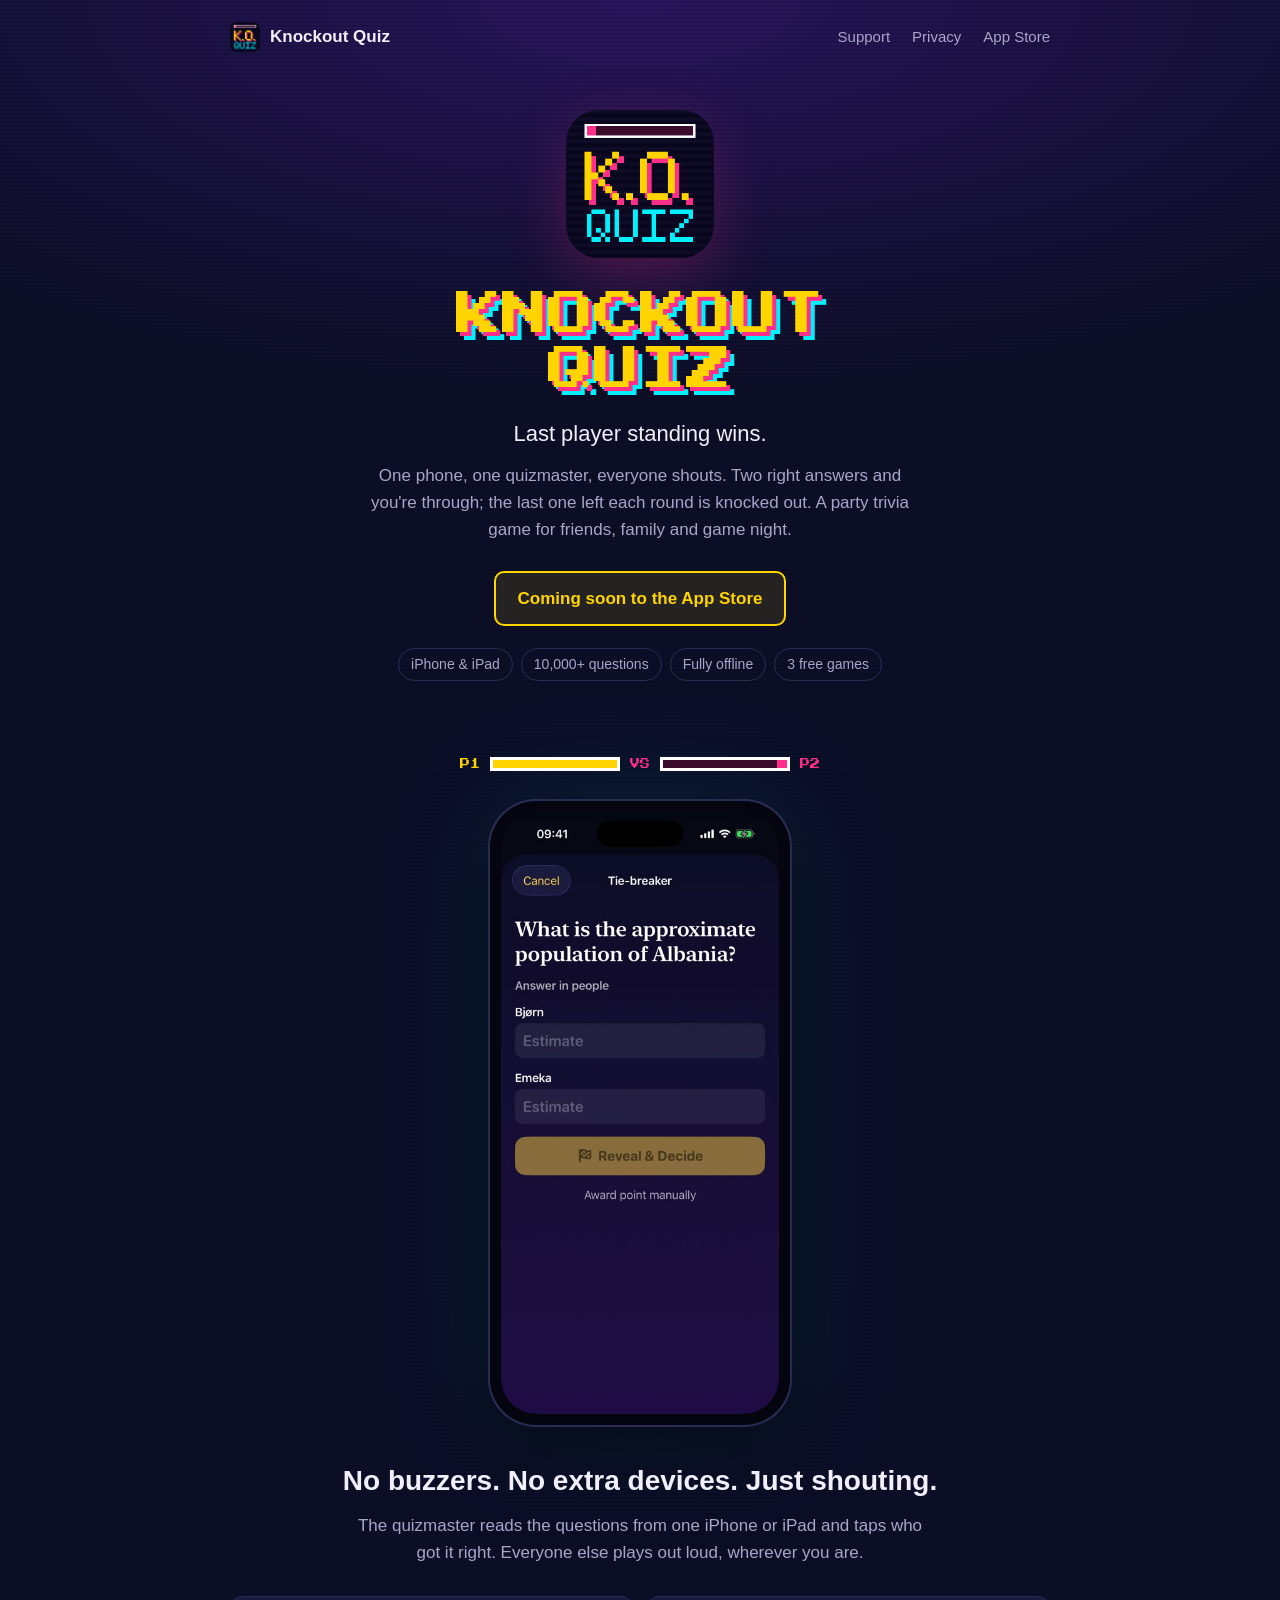
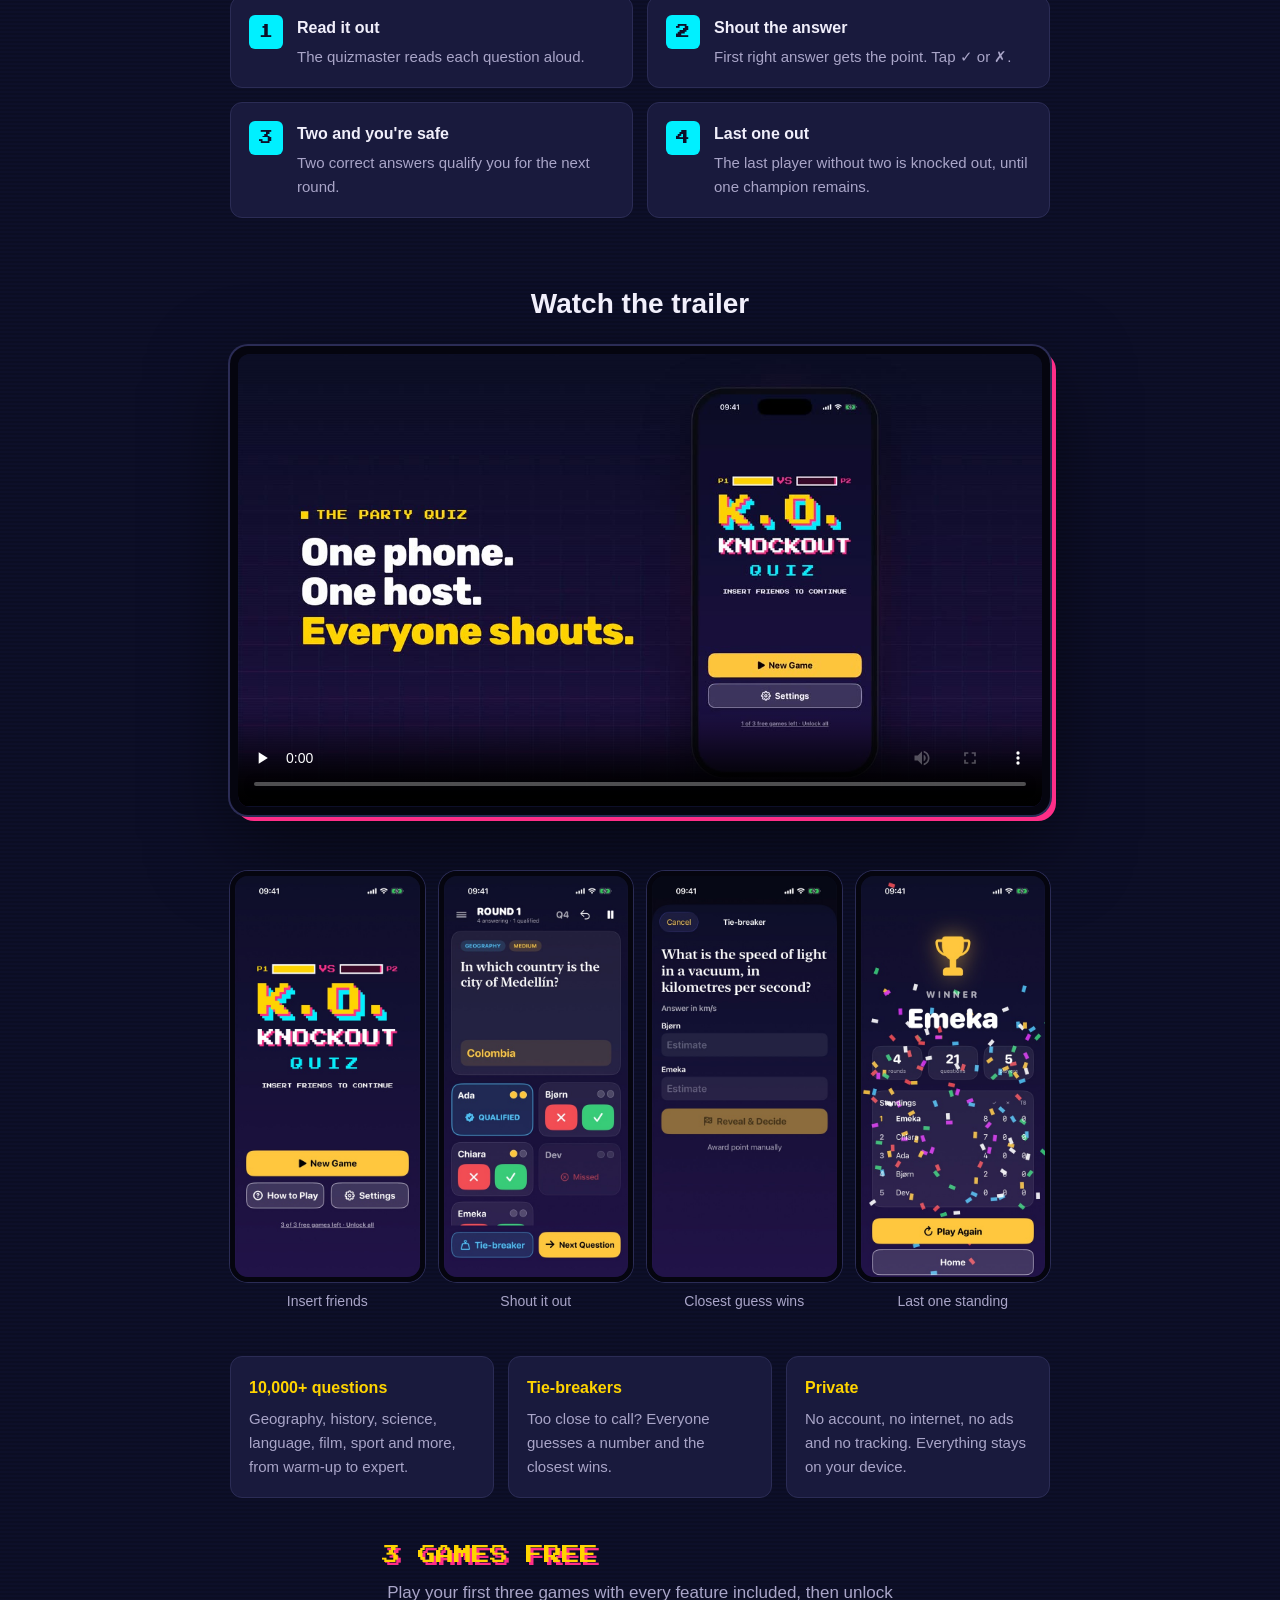
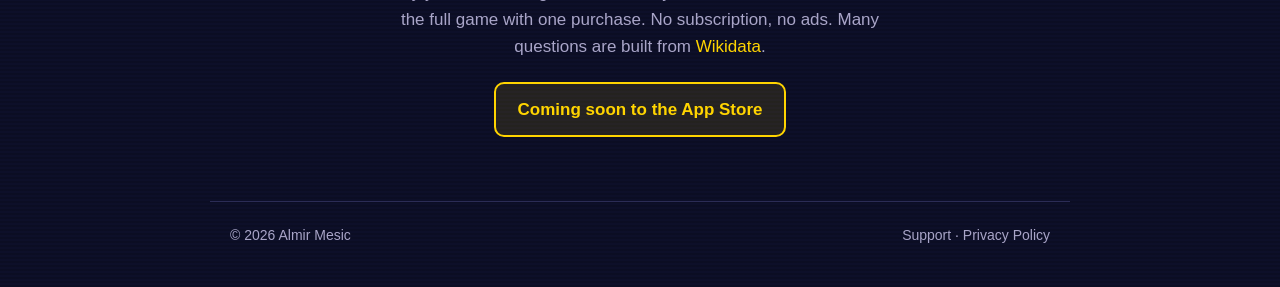
<file: index.html>
<!doctype html>
<html lang="en">
<head>
  <meta charset="utf-8">
  <meta name="viewport" content="width=device-width, initial-scale=1">
  <title>Knockout Quiz – Party Trivia for iPhone and iPad</title>
  <meta name="description" content="The party trivia game where the last player standing wins. One phone, one quizmaster, everyone shouts. Over 10,000 questions, completely offline.">
  <meta property="og:title" content="Knockout Quiz">
  <meta property="og:description" content="The party trivia game where the last player standing wins.">
  <meta property="og:image" content="https://mesic.github.io/knockoutquiz/assets/og.jpg">
  <meta name="twitter:card" content="summary_large_image">
  <meta name="theme-color" content="#0d0f29">
  <link rel="icon" type="image/png" href="assets/icon-256.png">
  <link rel="apple-touch-icon" href="assets/icon-256.png">
  <link rel="preconnect" href="https://fonts.googleapis.com">
  <link rel="preconnect" href="https://fonts.gstatic.com" crossorigin>
  <link rel="stylesheet" href="https://fonts.googleapis.com/css2?family=Press+Start+2P&display=swap">
  <link rel="stylesheet" href="assets/style.css">
</head>
<body>
  <nav class="nav">
    <a class="brand" href="./"><img src="assets/icon-256.png" alt=""><span>Knockout Quiz</span></a>
    <div class="nav-links">
      <a href="support.html">Support</a>
      <a href="privacy.html">Privacy</a>
      <a href="./#get">App Store</a>
    </div>
  </nav>

  <main class="wrap">
    <section class="hero">
      <img class="icon" src="assets/icon.png" alt="Knockout Quiz app icon" width="148" height="148">
      <h1>KNOCKOUT<br>QUIZ</h1>
      <p class="tagline">Last player standing wins.</p>
      <p class="lead">
        One phone, one quizmaster, everyone shouts. Two right answers and you're through;
        the last one left each round is knocked out. A party trivia game for friends, family and game night.
      </p>
      <span class="badge" id="get">Coming soon to the App Store</span>
      <ul class="chips"><li>iPhone &amp; iPad</li><li>10,000+ questions</li><li>Fully offline</li><li>3 free games</li></ul>
    </section>

    <section class="usecase">
      <div class="bars" aria-hidden="true">
        <span style="color:var(--yellow)">P1</span><span class="bar p1"><i></i></span>
        <span style="color:var(--pink)">VS</span>
        <span class="bar p2"><i></i></span><span style="color:var(--pink)">P2</span>
      </div>
      <div class="phone">
        <video src="assets/preview.mp4" poster="assets/preview-poster.jpg" autoplay muted loop playsinline
               aria-label="Knockout Quiz playing a round: questions, a tie-breaker, a knockout and the winner"></video>
      </div>
      <h2>No buzzers. No extra devices. Just shouting.</h2>
      <p>The quizmaster reads the questions from one iPhone or iPad and taps who got it right.
         Everyone else plays out loud, wherever you are.</p>
      <div class="steps">
        <div class="step"><b>1</b><div><h3>Read it out</h3><p>The quizmaster reads each question aloud.</p></div></div>
        <div class="step"><b>2</b><div><h3>Shout the answer</h3><p>First right answer gets the point. Tap ✓ or ✗.</p></div></div>
        <div class="step"><b>3</b><div><h3>Two and you're safe</h3><p>Two correct answers qualify you for the next round.</p></div></div>
        <div class="step"><b>4</b><div><h3>Last one out</h3><p>The last player without two is knocked out, until one champion remains.</p></div></div>
      </div>
    </section>

    <section class="trailer">
      <h2 class="section-title">Watch the trailer</h2>
      <div class="screen">
        <video src="assets/trailer.mp4" poster="assets/trailer-poster.jpg" controls playsinline preload="none"
               aria-label="Knockout Quiz trailer"></video>
      </div>
    </section>

    <section class="gallery">
      <figure><img src="assets/shot-1-home.jpg" width="1100" height="2392" alt="Home screen with the arcade-style Knockout Quiz logo" loading="lazy"><figcaption>Insert friends</figcaption></figure>
      <figure><img src="assets/shot-2-dashboard.jpg" width="1100" height="2392" alt="A question in play, with tick and cross buttons for each player" loading="lazy"><figcaption>Shout it out</figcaption></figure>
      <figure><img src="assets/shot-3-tiebreaker.jpg" width="1100" height="2392" alt="A numbers tie-breaker question" loading="lazy"><figcaption>Closest guess wins</figcaption></figure>
      <figure><img src="assets/shot-4-winner.jpg" width="1100" height="2392" alt="Winner screen with confetti and final standings" loading="lazy"><figcaption>Last one standing</figcaption></figure>
    </section>

    <section class="features">
      <div class="feature"><h3>10,000+ questions</h3><p>Geography, history, science, language, film, sport and more, from warm-up to expert.</p></div>
      <div class="feature"><h3>Tie-breakers</h3><p>Too close to call? Everyone guesses a number and the closest wins.</p></div>
      <div class="feature"><h3>Private</h3><p>No account, no internet, no ads and no tracking. Everything stays on your device.</p></div>
    </section>

    <section class="price">
      <p class="free">3 GAMES FREE</p>
      <p>Play your first three games with every feature included, then unlock the full game with one purchase.
         No subscription, no ads. Many questions are built from <a href="https://www.wikidata.org/">Wikidata</a>.</p>
      <span class="badge">Coming soon to the App Store</span>
    </section>
  </main>

  <footer>
    <span>© 2026 Almir Mesic</span>
    <span><a href="support.html">Support</a> · <a href="privacy.html">Privacy Policy</a></span>
  </footer>
</body>
</html>
</file>
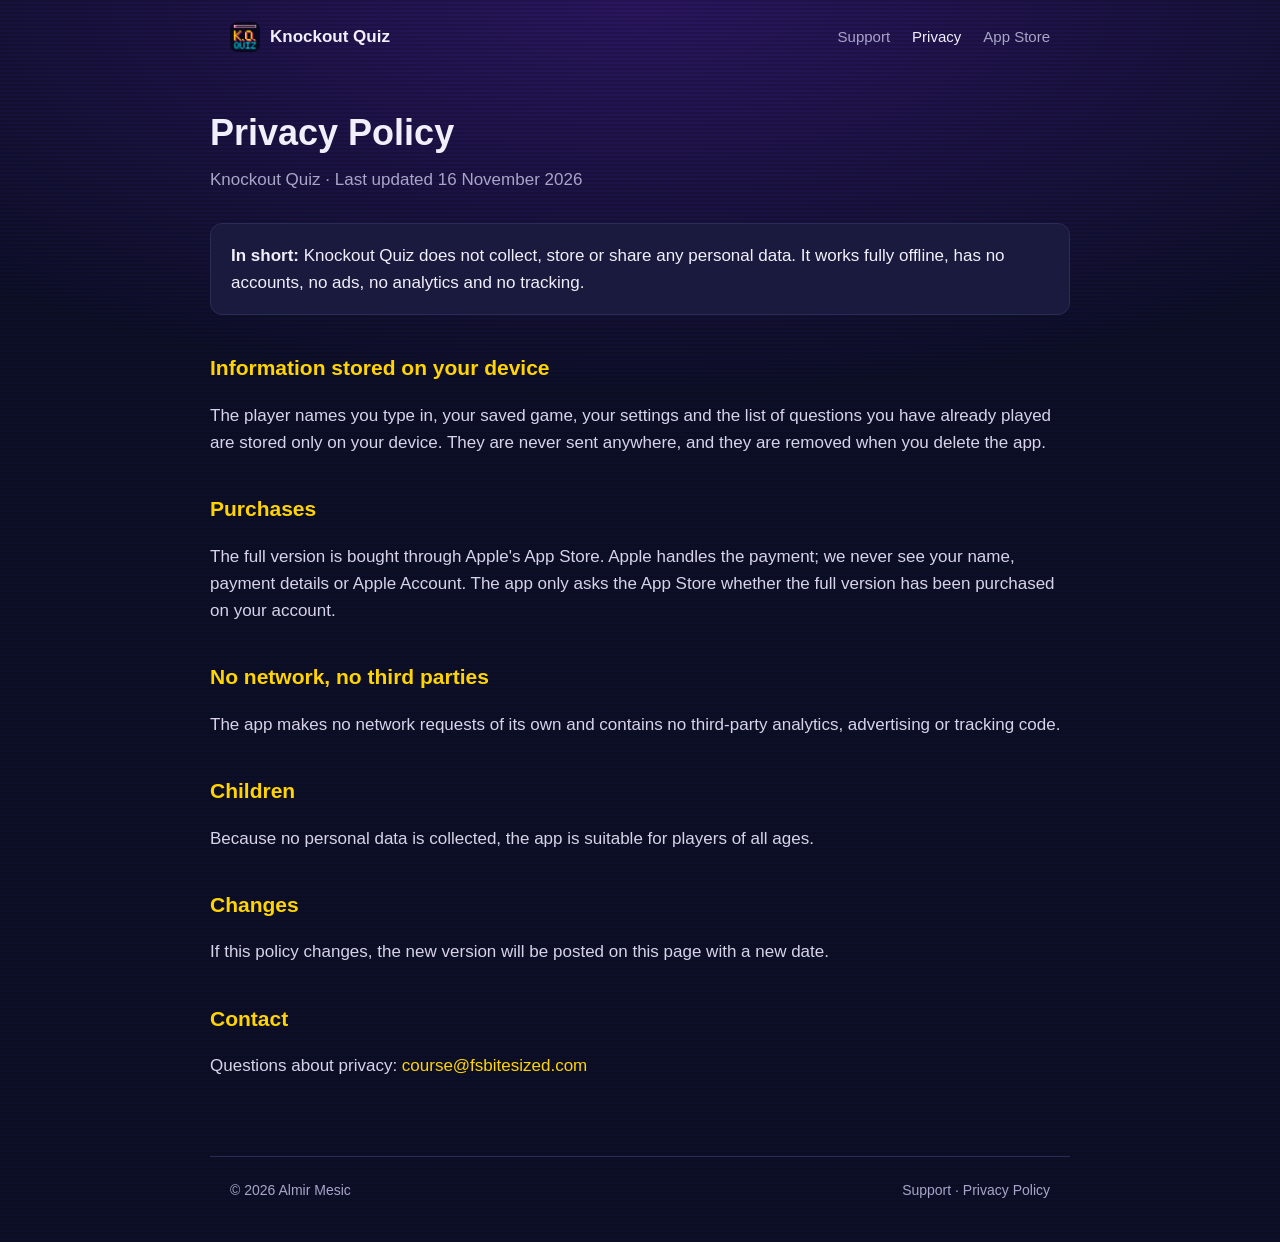
<file: privacy.html>
<!doctype html>
<html lang="en">
<head>
  <meta charset="utf-8">
  <meta name="viewport" content="width=device-width, initial-scale=1">
  <title>Knockout Quiz – Privacy Policy</title>
  <meta name="description" content="Knockout Quiz does not collect any personal data.">
  <meta property="og:title" content="Knockout Quiz">
  <meta property="og:description" content="The party trivia game where the last player standing wins.">
  <meta property="og:image" content="https://mesic.github.io/knockoutquiz/assets/og.jpg">
  <meta name="twitter:card" content="summary_large_image">
  <meta name="theme-color" content="#0d0f29">
  <link rel="icon" type="image/png" href="assets/icon-256.png">
  <link rel="apple-touch-icon" href="assets/icon-256.png">
  <link rel="preconnect" href="https://fonts.googleapis.com">
  <link rel="preconnect" href="https://fonts.gstatic.com" crossorigin>
  <link rel="stylesheet" href="https://fonts.googleapis.com/css2?family=Press+Start+2P&display=swap">
  <link rel="stylesheet" href="assets/style.css">
</head>
<body>
  <nav class="nav">
    <a class="brand" href="./"><img src="assets/icon-256.png" alt=""><span>Knockout Quiz</span></a>
    <div class="nav-links">
      <a href="support.html">Support</a>
      <a href="privacy.html" aria-current="page">Privacy</a>
      <a href="./#get">App Store</a>
    </div>
  </nav>

  <main class="wrap page">
    <h1>Privacy Policy</h1>
    <p class="meta">Knockout Quiz · Last updated 16 November 2026</p>
    <div class="contact"><strong>In short:</strong> Knockout Quiz does not collect, store or share any personal data. It works fully offline, has no accounts, no ads, no analytics and no tracking.</div>
    <h2>Information stored on your device</h2>
    <p>The player names you type in, your saved game, your settings and the list of questions you have already played are stored only on your device. They are never sent anywhere, and they are removed when you delete the app.</p>
    <h2>Purchases</h2>
    <p>The full version is bought through Apple's App Store. Apple handles the payment; we never see your name, payment details or Apple Account. The app only asks the App Store whether the full version has been purchased on your account.</p>
    <h2>No network, no third parties</h2>
    <p>The app makes no network requests of its own and contains no third-party analytics, advertising or tracking code.</p>
    <h2>Children</h2>
    <p>Because no personal data is collected, the app is suitable for players of all ages.</p>
    <h2>Changes</h2>
    <p>If this policy changes, the new version will be posted on this page with a new date.</p>
    <h2>Contact</h2>
    <p>Questions about privacy: <a href="mailto:course@fsbitesized.com">course@fsbitesized.com</a></p>
  </main>

  <footer>
    <span>© 2026 Almir Mesic</span>
    <span><a href="support.html">Support</a> · <a href="privacy.html">Privacy Policy</a></span>
  </footer>
</body>
</html>
</file>
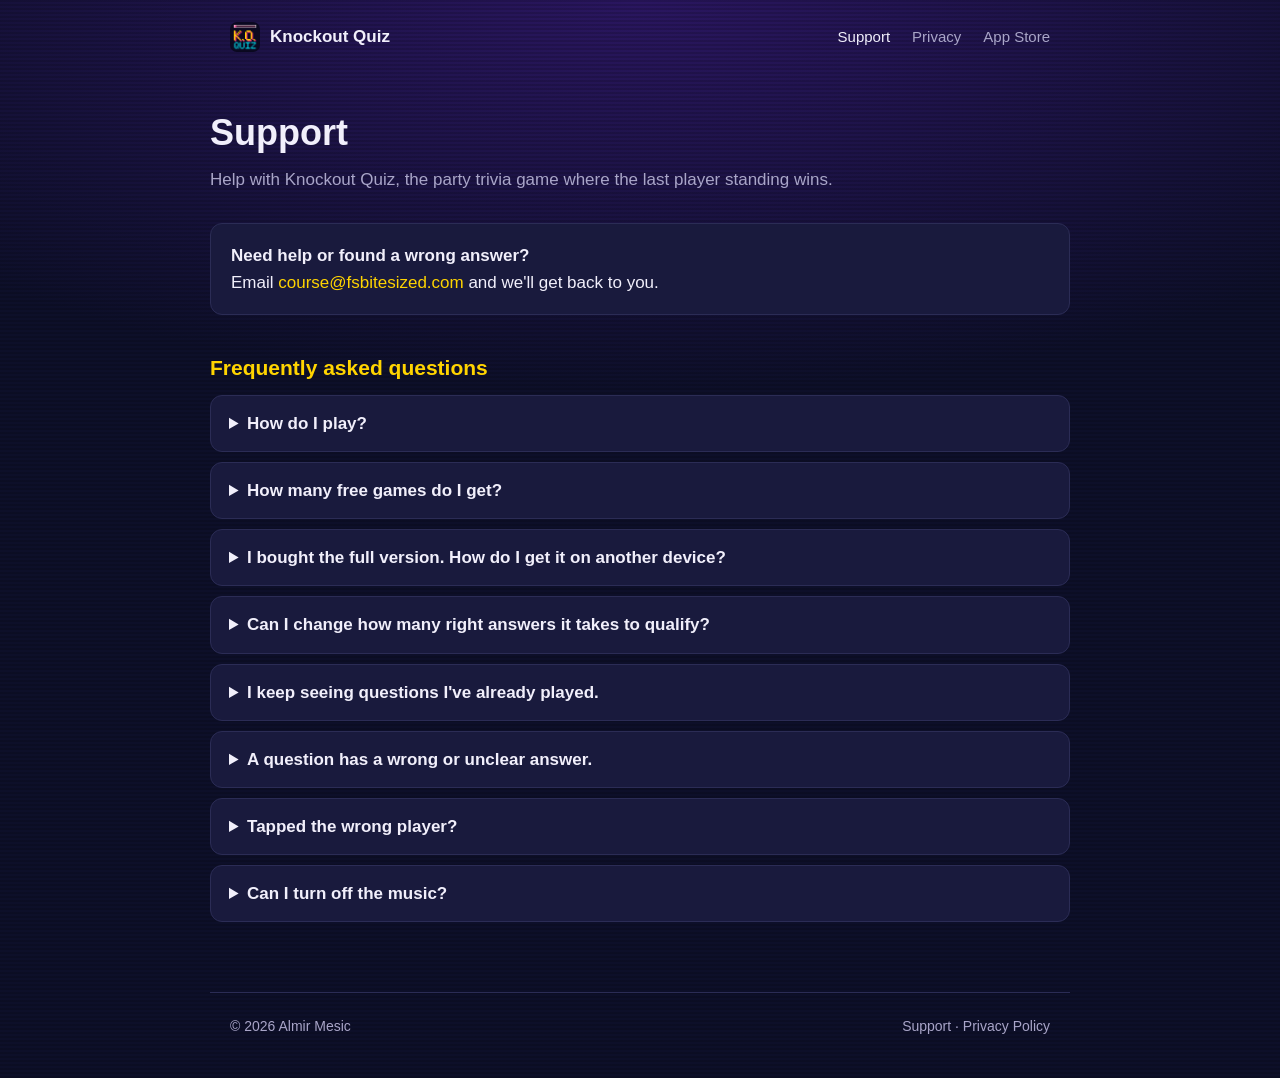
<file: support.html>
<!doctype html>
<html lang="en">
<head>
  <meta charset="utf-8">
  <meta name="viewport" content="width=device-width, initial-scale=1">
  <title>Knockout Quiz – Support</title>
  <meta name="description" content="Help and frequently asked questions for Knockout Quiz.">
  <meta property="og:title" content="Knockout Quiz">
  <meta property="og:description" content="The party trivia game where the last player standing wins.">
  <meta property="og:image" content="https://mesic.github.io/knockoutquiz/assets/og.jpg">
  <meta name="twitter:card" content="summary_large_image">
  <meta name="theme-color" content="#0d0f29">
  <link rel="icon" type="image/png" href="assets/icon-256.png">
  <link rel="apple-touch-icon" href="assets/icon-256.png">
  <link rel="preconnect" href="https://fonts.googleapis.com">
  <link rel="preconnect" href="https://fonts.gstatic.com" crossorigin>
  <link rel="stylesheet" href="https://fonts.googleapis.com/css2?family=Press+Start+2P&display=swap">
  <link rel="stylesheet" href="assets/style.css">
</head>
<body>
  <nav class="nav">
    <a class="brand" href="./"><img src="assets/icon-256.png" alt=""><span>Knockout Quiz</span></a>
    <div class="nav-links">
      <a href="support.html" aria-current="page">Support</a>
      <a href="privacy.html">Privacy</a>
      <a href="./#get">App Store</a>
    </div>
  </nav>

  <main class="wrap page">
    <h1>Support</h1>
    <p class="meta">Help with Knockout Quiz, the party trivia game where the last player standing wins.</p>
    <div class="contact"><strong>Need help or found a wrong answer?</strong><br>
      Email <a href="mailto:course@fsbitesized.com">course@fsbitesized.com</a> and we'll get back to you.</div>

    <h2>Frequently asked questions</h2>
    <details><summary>How do I play?</summary>
      <p>One person is the quizmaster and holds the iPhone or iPad. They read each question aloud and everyone else shouts their answers. Two correct answers qualify you for the next round; the last player who hasn't qualified is knocked out. The full rules are under <em>How to Play</em> on the home screen.</p></details>
    <details><summary>How many free games do I get?</summary>
      <p>Three full games with every feature. A game counts once the first player is knocked out, so a game you start and abandon doesn't use one up.</p></details>
    <details><summary>I bought the full version. How do I get it on another device?</summary>
      <p>Open <em>Settings</em> in the app and tap <em>Restore Purchase</em>, signed in with the same Apple Account. Family Sharing is supported.</p></details>
    <details><summary>Can I change how many right answers it takes to qualify?</summary>
      <p>Yes. When you set up a new game, change <em>Correct answers to qualify</em>. You can also choose categories and difficulty there.</p></details>
    <details><summary>I keep seeing questions I've already played.</summary>
      <p>Questions you've played are kept out of new games until every question matching your categories and difficulty has been used. Choosing more categories gives more variety. You can reset the history in <em>Settings</em>.</p></details>
    <details><summary>A question has a wrong or unclear answer.</summary>
      <p>Skip it during the game and email us the question so we can fix it in the next update. Many questions are built from Wikidata.</p></details>
    <details><summary>Tapped the wrong player?</summary>
      <p>Tap the undo arrow at the top of the game screen. Any action can be undone, including points, knockouts and tie-breakers.</p></details>
    <details><summary>Can I turn off the music?</summary>
      <p>Yes, in <em>Settings</em>. The menu music also follows your device's silent switch and stops during a game.</p></details>
  </main>

  <footer>
    <span>© 2026 Almir Mesic</span>
    <span><a href="support.html">Support</a> · <a href="privacy.html">Privacy Policy</a></span>
  </footer>
</body>
</html>
</file>
<file: assets/style.css>
:root {
  --bg: #0d0f29;
  --bg-raised: #191a3d;
  --line: #2b2c55;
  --text: #f1effb;
  --muted: #a9a5c8;
  --yellow: #ffd400;
  --pink: #ff2e88;
  --cyan: #00f0ff;
  --yellow-soft: rgba(255, 212, 0, 0.1);
  --pixel: "Press Start 2P", ui-monospace, monospace;
  --max: 860px;
}

* { box-sizing: border-box; }

html { -webkit-text-size-adjust: 100%; background: var(--bg); }

body {
  margin: 0;
  background:
    repeating-linear-gradient(0deg, rgba(0, 0, 0, 0.14) 0 2px, transparent 2px 4px),
    radial-gradient(120% 70% at 50% 0%, #2a1660 0%, var(--bg) 62%) fixed,
    var(--bg);
  color: var(--text);
  font: 17px/1.6 -apple-system, BlinkMacSystemFont, "SF Pro Text", "Helvetica Neue", Arial, sans-serif;
  overflow-x: hidden;
}

a { color: var(--yellow); text-decoration: none; }
a:hover { text-decoration: underline; }
img, video { display: block; max-width: 100%; height: auto; }

.wrap { max-width: var(--max); margin: 0 auto; padding: 0 20px; }

/* Top bar */
.nav {
  display: flex; align-items: center; justify-content: space-between; gap: 16px;
  max-width: var(--max); margin: 0 auto; padding: 22px 20px;
}
.brand { display: flex; align-items: center; gap: 10px; color: var(--text); font-weight: 600; white-space: nowrap; }
.brand img { width: 30px; height: 30px; border-radius: 7px; }
.brand:hover { text-decoration: none; }
.nav-links { display: flex; gap: 22px; font-size: 15px; }
.nav-links a { color: var(--muted); white-space: nowrap; }
.nav-links a:hover, .nav-links a[aria-current="page"] { color: var(--text); text-decoration: none; }

/* Home: hero */
.hero { text-align: center; padding: 36px 0 20px; }
.hero img.icon { width: 148px; height: 148px; margin: 0 auto; border-radius: 33px; box-shadow: 0 18px 60px rgba(255, 46, 136, 0.25); }
.hero h1 {
  font: clamp(28px, 6vw, 46px)/1.2 var(--pixel); margin: 30px 0 10px; color: var(--yellow);
  text-shadow: 4px 4px 0 var(--pink), 8px 8px 0 var(--cyan);
}
.hero .tagline { font-size: 22px; color: var(--text); margin: 18px 0 10px; }
.hero .lead { color: var(--muted); max-width: 560px; margin: 0 auto 28px; }
.badge {
  display: inline-block; padding: 12px 22px; border-radius: 10px; font-weight: 600;
  border: 2px solid var(--yellow); color: var(--yellow); background: var(--yellow-soft);
}
a.badge { background: var(--yellow); color: var(--bg); box-shadow: 4px 4px 0 var(--pink); }
a.badge:hover { text-decoration: none; filter: brightness(1.06); }
.chips { display: flex; flex-wrap: wrap; justify-content: center; gap: 8px; margin: 22px 0 0; padding: 0; list-style: none; }
.chips li { font-size: 14px; color: var(--muted); border: 1px solid var(--line); border-radius: 999px; padding: 4px 12px; }

/* Health bars, a small arcade touch */
.bars { display: flex; align-items: center; gap: 10px; max-width: 360px; margin: 0 auto 30px; font: 10px var(--pixel); }
.bars .bar { flex: 1; height: 14px; border: 3px solid #fff; background: #3a0b2a; position: relative; }
.bars .p1 i { position: absolute; inset: 0; background: var(--yellow); }
.bars .p2 i { position: absolute; top: 0; bottom: 0; right: 0; width: 8%; background: var(--pink); }

/* Home: the game in action */
.usecase { margin: 56px 0 8px; text-align: center; }
.phone {
  width: min(300px, 78vw); margin: 0 auto; padding: 11px; border-radius: 46px; background: #05050f;
  box-shadow: 0 0 0 2px var(--line), 0 30px 80px rgba(0, 0, 0, 0.55), 0 0 120px rgba(0, 240, 255, 0.12);
}
.phone video { width: 100%; aspect-ratio: 886 / 1920; object-fit: cover; border-radius: 36px; background: var(--bg); }
.usecase h2, .section-title { font-size: 28px; margin: 34px 0 8px; }
.usecase p, .section-lead { color: var(--muted); max-width: 580px; margin: 0 auto; }

.steps { display: grid; grid-template-columns: repeat(2, 1fr); gap: 14px; margin: 30px 0 0; text-align: left; }
.step { display: flex; gap: 14px; background: var(--bg-raised); border: 1px solid var(--line); border-radius: 12px; padding: 18px; }
.step b {
  flex: none; width: 34px; height: 34px; display: grid; place-items: center; border-radius: 6px;
  background: var(--cyan); color: var(--bg); font: 14px var(--pixel);
}
.step h3 { margin: 0 0 4px; font-size: 16px; }
.step p { margin: 0; color: var(--muted); font-size: 15px; }

.trailer { text-align: center; margin: 64px 0 0; }
.trailer .section-title { margin-bottom: 20px; }
.screen {
  padding: 8px; border-radius: 18px; background: #05050f;
  box-shadow: 0 0 0 2px var(--line), 6px 6px 0 var(--pink), 0 30px 80px rgba(0, 0, 0, 0.5);
}
.screen video { width: 100%; aspect-ratio: 16 / 9; border-radius: 12px; background: var(--bg); }

.gallery { display: grid; grid-template-columns: repeat(4, 1fr); gap: 14px; margin: 56px 0 44px; }
.gallery figure { margin: 0; }
.gallery img { width: 100%; border-radius: 18px; border: 5px solid #05050f; box-shadow: 0 0 0 1px var(--line); }
.gallery figcaption { color: var(--muted); font-size: 14px; margin-top: 8px; text-align: center; }

.features { display: grid; grid-template-columns: repeat(3, 1fr); gap: 14px; margin-bottom: 20px; }
.feature { background: var(--bg-raised); border: 1px solid var(--line); border-radius: 12px; padding: 18px; }
.feature h3 { margin: 0 0 6px; font-size: 16px; color: var(--yellow); }
.feature p { margin: 0; color: var(--muted); font-size: 15px; }

.price { text-align: center; margin: 44px 0 64px; }
.price .free { font: 18px/1.5 var(--pixel); color: var(--yellow); text-shadow: 3px 3px 0 var(--pink); margin: 0 0 10px; }
.price p { color: var(--muted); max-width: 520px; margin: 0 auto 22px; }

/* Text pages */
.page { padding: 20px 0 60px; }
.page h1 { font-size: 36px; margin: 10px 0 4px; }
.page .meta { color: var(--muted); margin: 0 0 30px; }
.page h2 { font-size: 21px; color: var(--yellow); margin: 36px 0 8px; }
.page p, .page li { color: #d6d3ea; }
.page ul { padding-left: 22px; }
.contact {
  background: var(--bg-raised); border: 1px solid var(--line); border-radius: 12px;
  padding: 18px 20px; margin: 10px 0 8px;
}
.contact strong { color: var(--text); }
details {
  background: var(--bg-raised); border: 1px solid var(--line); border-radius: 12px;
  padding: 14px 18px; margin: 10px 0;
}
summary { cursor: pointer; font-weight: 600; color: var(--text); }
details[open] summary { margin-bottom: 8px; }
details p { margin: 0; }

footer {
  border-top: 1px solid var(--line); color: var(--muted); font-size: 14px;
  max-width: var(--max); margin: 0 auto; padding: 22px 20px 40px;
  display: flex; justify-content: space-between; gap: 16px; flex-wrap: wrap;
}
footer a { color: var(--muted); }
footer a:hover { color: var(--text); }

@media (max-width: 720px) {
  .steps, .features { grid-template-columns: 1fr; }
  .gallery { grid-template-columns: repeat(2, 1fr); }
  .nav-links { gap: 16px; font-size: 14px; }
}
@media (max-width: 480px) {
  .brand span { display: none; }
}
</file>
